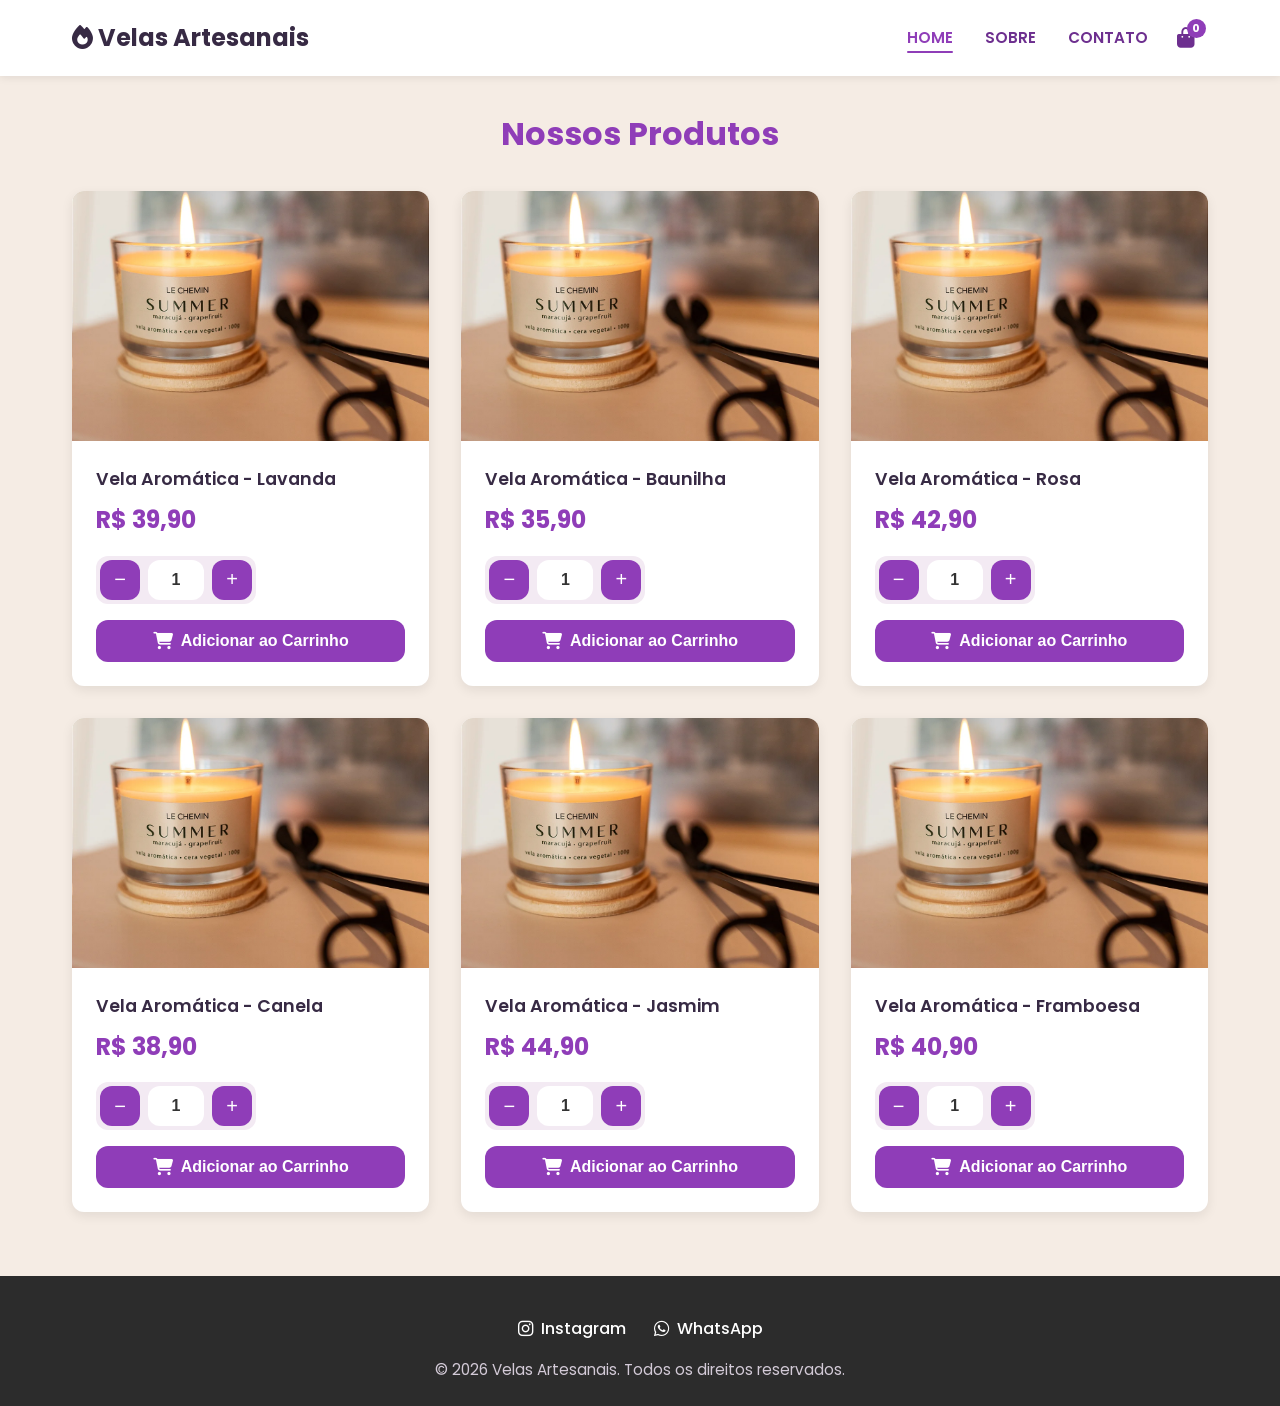
<file: frontend/index.html>
<!DOCTYPE html>
<html lang="pt-BR">
<head>
    <meta charset="UTF-8">
    <meta name="viewport" content="width=device-width, initial-scale=1.0">
    <title>Velas Artesanais - Loja Online</title>
    <link rel="preconnect" href="https://fonts.googleapis.com">
    <link rel="preconnect" href="https://fonts.gstatic.com" crossorigin>
    <link href="https://fonts.googleapis.com/css2?family=Poppins:wght@400;500;600;700&display=swap" rel="stylesheet">
    <link rel="stylesheet" href="./style/styles.css">
    <link rel="stylesheet" href="https://cdnjs.cloudflare.com/ajax/libs/font-awesome/6.4.0/css/all.min.css">
</head>
<body>
    <!-- Header -->
    <header class="site-header">
        <nav class="navigation-bar">
            <!-- Logo (lado esquerdo) -->
            <div class="logo-container">
                <h1 class="site-logo">
                    <i class="fas fa-fire"></i> Velas Artesanais
                </h1>
            </div>

            <!-- Navegação e carrinho (lado direito) -->
            <div class="nav-actions">
                <ul class="nav-links">
                    <li><a href="index.html" class="nav-link active">HOME</a></li>
                    <li><a href="sobre.html" class="nav-link">SOBRE</a></li>
                    <li><a href="contato.html" class="nav-link">CONTATO</a></li>
                </ul>
                <a href="#carrinho" class="cart-link" aria-label="Ver carrinho">
                    <i class="fas fa-shopping-bag"></i>
                    <span class="cart-badge">0</span>
                </a>
            </div>
        </nav>
    </header>

    <!-- Main Content -->
    <main class="site-main">
        <!-- Seção de Produtos -->
        <section class="products-section">
            <h2 class="section-title">Nossos Produtos</h2>
            
            <div class="products-grid">
                <!-- Card de Produto 1 -->
                <article class="product-card" data-product-id="vela-lavanda">
                    <div class="product-image-container">
                        <img 
                            src="./imgs/vela-exemplo.webp" 
                            alt="Vela Aromática de Lavanda" 
                            class="product-image"
                        >
                    </div>
                    
                    <div class="product-info">
                        <h3 class="product-title">Vela Aromática - Lavanda</h3>
                        
                        <p class="product-price">R$ 39,90</p>
                        
                        <div class="quantity-selector">
                            <button class="quantity-button quantity-decrease" aria-label="Diminuir quantidade">−</button>
                            <input 
                                type="number" 
                                class="quantity-display" 
                                value="1" 
                                min="1" 
                                max="99"
                                aria-label="Quantidade"
                            >
                            <button class="quantity-button quantity-increase" aria-label="Aumentar quantidade">+</button>
                        </div>
                        
                        <button class="add-to-cart-button">
                            <i class="fas fa-shopping-cart"></i>
                            Adicionar ao Carrinho
                        </button>
                    </div>
                </article>

                <!-- Card de Produto 2 -->
                <article class="product-card" data-product-id="vela-baunilha">
                    <div class="product-image-container">
                        <img 
                            src="./imgs/vela-exemplo.webp" 
                            alt="Vela Aromática de Baunilha" 
                            class="product-image"
                        >
                    </div>
                    
                    <div class="product-info">
                        <h3 class="product-title">Vela Aromática - Baunilha</h3>
                        
                        <p class="product-price">R$ 35,90</p>
                        
                        <div class="quantity-selector">
                            <button class="quantity-button quantity-decrease" aria-label="Diminuir quantidade">−</button>
                            <input 
                                type="number" 
                                class="quantity-display" 
                                value="1" 
                                min="1" 
                                max="99"
                                aria-label="Quantidade"
                            >
                            <button class="quantity-button quantity-increase" aria-label="Aumentar quantidade">+</button>
                        </div>
                        
                        <button class="add-to-cart-button">
                            <i class="fas fa-shopping-cart"></i>
                            Adicionar ao Carrinho
                        </button>
                    </div>
                </article>

                <!-- Card de Produto 3 -->
                <article class="product-card" data-product-id="vela-rosa">
                    <div class="product-image-container">
                        <img 
                            src="./imgs/vela-exemplo.webp" 
                            alt="Vela Aromática de Rosa" 
                            class="product-image"
                        >
                    </div>
                    
                    <div class="product-info">
                        <h3 class="product-title">Vela Aromática - Rosa</h3>
                        
                        <p class="product-price">R$ 42,90</p>
                        
                        <div class="quantity-selector">
                            <button class="quantity-button quantity-decrease" aria-label="Diminuir quantidade">−</button>
                            <input 
                                type="number" 
                                class="quantity-display" 
                                value="1" 
                                min="1" 
                                max="99"
                                aria-label="Quantidade"
                            >
                            <button class="quantity-button quantity-increase" aria-label="Aumentar quantidade">+</button>
                        </div>
                        
                        <button class="add-to-cart-button">
                            <i class="fas fa-shopping-cart"></i>
                            Adicionar ao Carrinho
                        </button>
                    </div>
                </article>

                <!-- Card de Produto 4 -->
                <article class="product-card" data-product-id="vela-canela">
                    <div class="product-image-container">
                        <img 
                            src="./imgs/vela-exemplo.webp" 
                            alt="Vela Aromática de Canela" 
                            class="product-image"
                        >
                    </div>
                    
                    <div class="product-info">
                        <h3 class="product-title">Vela Aromática - Canela</h3>
                        
                        <p class="product-price">R$ 38,90</p>
                        
                        <div class="quantity-selector">
                            <button class="quantity-button quantity-decrease" aria-label="Diminuir quantidade">−</button>
                            <input 
                                type="number" 
                                class="quantity-display" 
                                value="1" 
                                min="1" 
                                max="99"
                                aria-label="Quantidade"
                            >
                            <button class="quantity-button quantity-increase" aria-label="Aumentar quantidade">+</button>
                        </div>
                        
                        <button class="add-to-cart-button">
                            <i class="fas fa-shopping-cart"></i>
                            Adicionar ao Carrinho
                        </button>
                    </div>
                </article>

                <!-- Card de Produto 5 -->
                <article class="product-card" data-product-id="vela-jasmim">
                    <div class="product-image-container">
                        <img 
                            src="./imgs/vela-exemplo.webp" 
                            alt="Vela Aromática de Jasmim" 
                            class="product-image"
                        >
                    </div>
                    
                    <div class="product-info">
                        <h3 class="product-title">Vela Aromática - Jasmim</h3>
                        
                        <p class="product-price">R$ 44,90</p>
                        
                        <div class="quantity-selector">
                            <button class="quantity-button quantity-decrease" aria-label="Diminuir quantidade">−</button>
                            <input 
                                type="number" 
                                class="quantity-display" 
                                value="1" 
                                min="1" 
                                max="99"
                                aria-label="Quantidade"
                            >
                            <button class="quantity-button quantity-increase" aria-label="Aumentar quantidade">+</button>
                        </div>
                        
                        <button class="add-to-cart-button">
                            <i class="fas fa-shopping-cart"></i>
                            Adicionar ao Carrinho
                        </button>
                    </div>
                </article>

                <!-- Card de Produto 6 -->
                <article class="product-card" data-product-id="vela-framboesa">
                    <div class="product-image-container">
                        <img 
                            src="./imgs/vela-exemplo.webp" 
                            alt="Vela Aromática de Framboesa" 
                            class="product-image"
                        >
                    </div>
                    
                    <div class="product-info">
                        <h3 class="product-title">Vela Aromática - Framboesa</h3>
                        
                        <p class="product-price">R$ 40,90</p>
                        
                        <div class="quantity-selector">
                            <button class="quantity-button quantity-decrease" aria-label="Diminuir quantidade">−</button>
                            <input 
                                type="number" 
                                class="quantity-display" 
                                value="1" 
                                min="1" 
                                max="99"
                                aria-label="Quantidade"
                            >
                            <button class="quantity-button quantity-increase" aria-label="Aumentar quantidade">+</button>
                        </div>
                        
                        <button class="add-to-cart-button">
                            <i class="fas fa-shopping-cart"></i>
                            Adicionar ao Carrinho
                        </button>
                    </div>
                </article>
            </div>
        </section>
    </main>

    <!-- Footer -->
    <footer class="site-footer">
        <nav class="social-links">
            <a 
                href="https://www.instagram.com" 
                class="social-link social-instagram" 
                target="_blank" 
                rel="noopener noreferrer"
                aria-label="Nos siga no Instagram"
            >
                <i class="fab fa-instagram"></i>
                Instagram
            </a>
            
            <a 
                href="https://wa.me/5511999999999" 
                class="social-link social-whatsapp" 
                target="_blank" 
                rel="noopener noreferrer"
                aria-label="Fale conosco no WhatsApp"
            >
                <i class="fab fa-whatsapp"></i>
                WhatsApp
            </a>
        </nav>
        
        <p class="footer-copyright">
            &copy; 2026 Velas Artesanais. Todos os direitos reservados.
        </p>
    </footer>

    <div class="cart-backdrop hidden" id="cart-backdrop"></div>
    <aside class="cart-panel hidden" id="cart-panel" aria-hidden="true">
        <div class="cart-panel-header">
            <div>
                <h2>Carrinho</h2>
                <p class="cart-panel-subtitle">Itens adicionados e total do pedido</p>
            </div>
            <button class="cart-close" aria-label="Fechar carrinho">×</button>
        </div>

        <div class="cart-panel-content">
            <div class="cart-items" id="cart-items"></div>
            <div class="cart-empty-message">Seu carrinho está vazio.</div>
        </div>

        <div class="cart-panel-footer">
            <div class="cart-summary">
                <span>Total</span>
                <strong class="cart-total" id="cart-total">R$ 0,00</strong>
            </div>
            <button class="checkout-button" id="checkout-button" disabled>Finalizar compra</button>
        </div>
    </aside>

    <script src="./scripts/cart.js"></script>
    <script src="./scripts/script.js"></script>
</body>
</html>
</file>
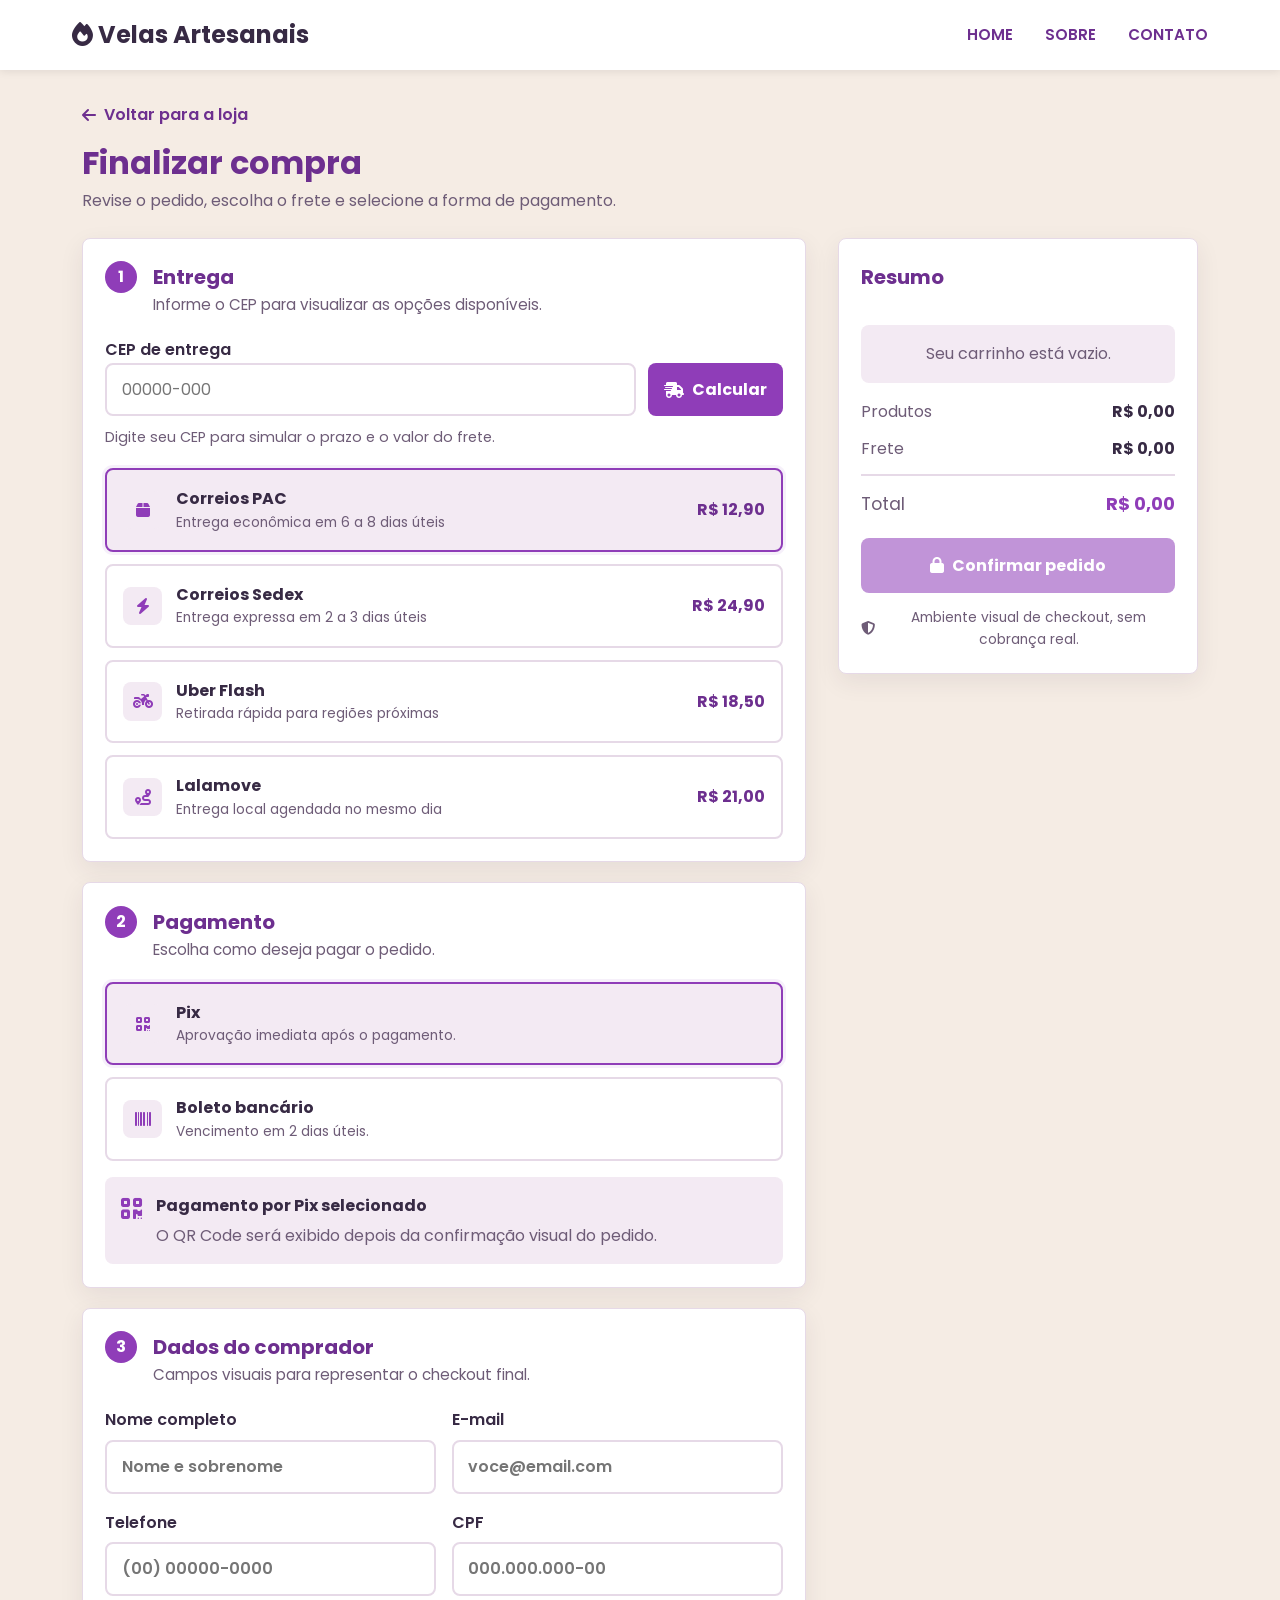
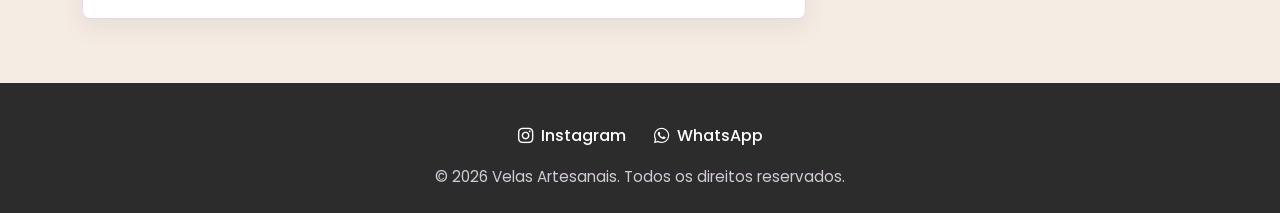
<file: frontend/checkout.html>
<!DOCTYPE html>
<html lang="pt-BR">
<head>
    <meta charset="UTF-8">
    <meta name="viewport" content="width=device-width, initial-scale=1.0">
    <title>Finalizar Compra - Velas Artesanais</title>
    <link rel="preconnect" href="https://fonts.googleapis.com">
    <link rel="preconnect" href="https://fonts.gstatic.com" crossorigin>
    <link href="https://fonts.googleapis.com/css2?family=Poppins:wght@400;500;600;700&display=swap" rel="stylesheet">
    <link rel="stylesheet" href="./style/styles.css">
    <link rel="stylesheet" href="https://cdnjs.cloudflare.com/ajax/libs/font-awesome/6.4.0/css/all.min.css">
</head>
<body>
    <header class="site-header">
        <nav class="navigation-bar">
            <div class="logo-container">
                <h1 class="site-logo">
                    <i class="fas fa-fire"></i> Velas Artesanais
                </h1>
            </div>

            <div class="nav-actions">
                <ul class="nav-links">
                    <li><a href="index.html" class="nav-link">HOME</a></li>
                    <li><a href="sobre.html" class="nav-link">SOBRE</a></li>
                    <li><a href="contato.html" class="nav-link">CONTATO</a></li>
                </ul>
            </div>
        </nav>
    </header>

    <main class="site-main checkout-main">
        <section class="checkout-header">
            <a href="index.html" class="checkout-back-link">
                <i class="fas fa-arrow-left"></i>
                Voltar para a loja
            </a>
            <h1>Finalizar compra</h1>
            <p>Revise o pedido, escolha o frete e selecione a forma de pagamento.</p>
        </section>

        <section class="checkout-layout" aria-label="Finalização do pedido">
            <div class="checkout-flow">
                <section class="checkout-card" aria-labelledby="delivery-title">
                    <div class="checkout-card-header">
                        <span class="checkout-step">1</span>
                        <div>
                            <h2 id="delivery-title">Entrega</h2>
                            <p>Informe o CEP para visualizar as opções disponíveis.</p>
                        </div>
                    </div>

                    <div class="cep-form">
                        <label for="cep">CEP de entrega</label>
                        <div class="cep-row">
                            <input type="text" id="cep" name="cep" inputmode="numeric" maxlength="9" placeholder="00000-000">
                            <button type="button" id="calculate-shipping">
                                <i class="fas fa-truck-fast"></i>
                                Calcular
                            </button>
                        </div>
                        <p class="cep-hint" id="cep-hint">Digite seu CEP para simular o prazo e o valor do frete.</p>
                    </div>

                    <div class="shipping-options" id="shipping-options">
                        <label class="shipping-option selected">
                            <input type="radio" name="shipping" value="12.90" checked>
                            <span class="shipping-icon"><i class="fas fa-box"></i></span>
                            <span>
                                <strong>Correios PAC</strong>
                                <small>Entrega econômica em 6 a 8 dias úteis</small>
                            </span>
                            <b>R$ 12,90</b>
                        </label>

                        <label class="shipping-option">
                            <input type="radio" name="shipping" value="24.90">
                            <span class="shipping-icon"><i class="fas fa-bolt"></i></span>
                            <span>
                                <strong>Correios Sedex</strong>
                                <small>Entrega expressa em 2 a 3 dias úteis</small>
                            </span>
                            <b>R$ 24,90</b>
                        </label>

                        <label class="shipping-option">
                            <input type="radio" name="shipping" value="18.50">
                            <span class="shipping-icon"><i class="fas fa-motorcycle"></i></span>
                            <span>
                                <strong>Uber Flash</strong>
                                <small>Retirada rápida para regiões próximas</small>
                            </span>
                            <b>R$ 18,50</b>
                        </label>

                        <label class="shipping-option">
                            <input type="radio" name="shipping" value="21.00">
                            <span class="shipping-icon"><i class="fas fa-route"></i></span>
                            <span>
                                <strong>Lalamove</strong>
                                <small>Entrega local agendada no mesmo dia</small>
                            </span>
                            <b>R$ 21,00</b>
                        </label>
                    </div>
                </section>

                <section class="checkout-card" aria-labelledby="payment-title">
                    <div class="checkout-card-header">
                        <span class="checkout-step">2</span>
                        <div>
                            <h2 id="payment-title">Pagamento</h2>
                            <p>Escolha como deseja pagar o pedido.</p>
                        </div>
                    </div>

                    <div class="payment-options">
                        <label class="payment-option selected">
                            <input type="radio" name="payment" value="pix" checked>
                            <span class="payment-icon"><i class="fas fa-qrcode"></i></span>
                            <span>
                                <strong>Pix</strong>
                                <small>Aprovação imediata após o pagamento.</small>
                            </span>
                        </label>

                        <label class="payment-option">
                            <input type="radio" name="payment" value="boleto">
                            <span class="payment-icon"><i class="fas fa-barcode"></i></span>
                            <span>
                                <strong>Boleto bancário</strong>
                                <small>Vencimento em 2 dias úteis.</small>
                            </span>
                        </label>
                    </div>

                    <div class="payment-preview" id="payment-preview">
                        <i class="fas fa-qrcode"></i>
                        <div>
                            <strong>Pagamento por Pix selecionado</strong>
                            <p>O QR Code será exibido depois da confirmação visual do pedido.</p>
                        </div>
                    </div>
                </section>

                <section class="checkout-card" aria-labelledby="customer-title">
                    <div class="checkout-card-header">
                        <span class="checkout-step">3</span>
                        <div>
                            <h2 id="customer-title">Dados do comprador</h2>
                            <p>Campos visuais para representar o checkout final.</p>
                        </div>
                    </div>

                    <div class="customer-grid">
                        <label>
                            Nome completo
                            <input type="text" placeholder="Nome e sobrenome">
                        </label>
                        <label>
                            E-mail
                            <input type="email" placeholder="voce@email.com">
                        </label>
                        <label>
                            Telefone
                            <input type="tel" placeholder="(00) 00000-0000">
                        </label>
                        <label>
                            CPF
                            <input type="text" placeholder="000.000.000-00">
                        </label>
                    </div>
                </section>
            </div>

            <aside class="order-summary" aria-label="Resumo do pedido">
                <h2>Resumo</h2>
                <div class="summary-items" id="summary-items"></div>
                <p class="summary-empty hidden" id="summary-empty">Seu carrinho está vazio.</p>

                <div class="summary-totals">
                    <div>
                        <span>Produtos</span>
                        <strong id="summary-products">R$ 0,00</strong>
                    </div>
                    <div>
                        <span>Frete</span>
                        <strong id="summary-shipping">R$ 12,90</strong>
                    </div>
                    <div class="summary-total">
                        <span>Total</span>
                        <strong id="summary-total">R$ 0,00</strong>
                    </div>
                </div>

                <button type="button" class="place-order-button" id="place-order-button">
                    <i class="fas fa-lock"></i>
                    Confirmar pedido
                </button>
                <p class="secure-note">
                    <i class="fas fa-shield-halved"></i>
                    Ambiente visual de checkout, sem cobrança real.
                </p>
            </aside>
        </section>
    </main>

    <footer class="site-footer">
        <nav class="social-links">
            <a href="https://www.instagram.com" class="social-link social-instagram" target="_blank" rel="noopener noreferrer" aria-label="Nos siga no Instagram">
                <i class="fab fa-instagram"></i>
                Instagram
            </a>

            <a href="https://wa.me/5511999999999" class="social-link social-whatsapp" target="_blank" rel="noopener noreferrer" aria-label="Fale conosco no WhatsApp">
                <i class="fab fa-whatsapp"></i>
                WhatsApp
            </a>
        </nav>

        <p class="footer-copyright">
            &copy; 2026 Velas Artesanais. Todos os direitos reservados.
        </p>
    </footer>

    <script src="./scripts/cart.js"></script>
    <script src="./scripts/checkout.js"></script>
</body>
</html>
</file>
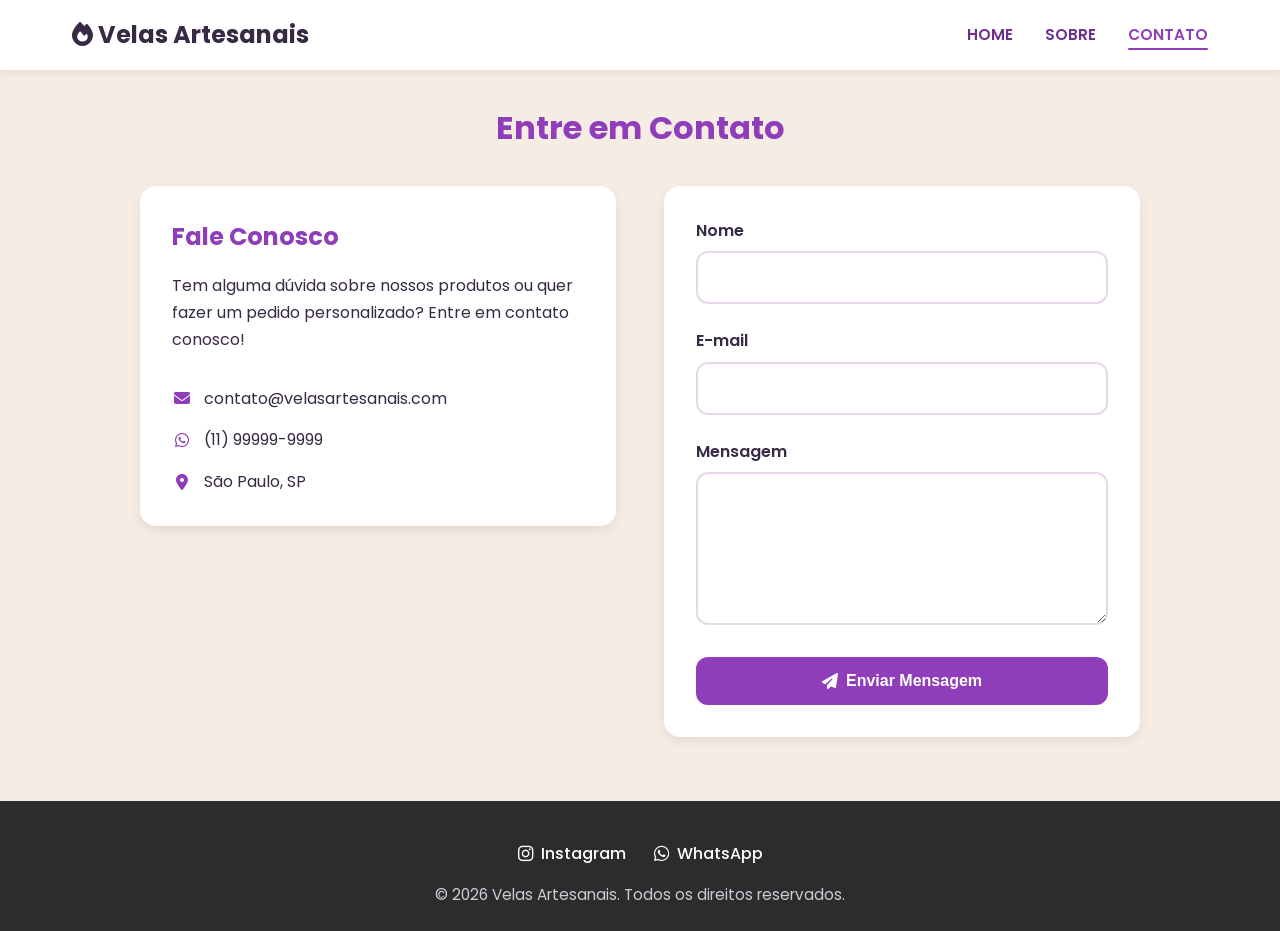
<file: frontend/contato.html>
<!DOCTYPE html>
<html lang="pt-BR">
<head>
    <meta charset="UTF-8">
    <meta name="viewport" content="width=device-width, initial-scale=1.0">
    <title>Contato - Velas Artesanais</title>
    <link rel="preconnect" href="https://fonts.googleapis.com">
    <link rel="preconnect" href="https://fonts.gstatic.com" crossorigin>
    <link href="https://fonts.googleapis.com/css2?family=Poppins:wght@400;500;600;700&display=swap" rel="stylesheet">
    <link rel="stylesheet" href="./style/styles.css">
    <link rel="stylesheet" href="https://cdnjs.cloudflare.com/ajax/libs/font-awesome/6.4.0/css/all.min.css">
</head>
<body>
    <!-- Header -->
    <header class="site-header">
        <nav class="navigation-bar">
            <!-- Logo (lado esquerdo) -->
            <div class="logo-container">
                <h1 class="site-logo">
                    <i class="fas fa-fire"></i> Velas Artesanais
                </h1>
            </div>

            <!-- Navegação (lado direito) -->
            <ul class="nav-links">
                <li><a href="index.html" class="nav-link">HOME</a></li>
                <li><a href="sobre.html" class="nav-link">SOBRE</a></li>
                <li><a href="contato.html" class="nav-link active">CONTATO</a></li>
            </ul>
        </nav>
    </header>

    <!-- Main Content -->
    <main class="site-main">
        <!-- Seção Contato -->
        <section class="contact-section">
            <h1 class="section-title">Entre em Contato</h1>

            <div class="contact-content">
                <div class="contact-info">
                    <h2>Fale Conosco</h2>
                    <p>Tem alguma dúvida sobre nossos produtos ou quer fazer um pedido personalizado? Entre em contato conosco!</p>

                    <div class="contact-details">
                        <div class="contact-item">
                            <i class="fas fa-envelope"></i>
                            <span>contato@velasartesanais.com</span>
                        </div>
                        <div class="contact-item">
                            <i class="fab fa-whatsapp"></i>
                            <span>(11) 99999-9999</span>
                        </div>
                        <div class="contact-item">
                            <i class="fas fa-map-marker-alt"></i>
                            <span>São Paulo, SP</span>
                        </div>
                    </div>
                </div>

                <form class="contact-form" id="contact-form">
                    <div class="form-group">
                        <label for="name">Nome</label>
                        <input type="text" id="name" name="name" required>
                    </div>

                    <div class="form-group">
                        <label for="email">E-mail</label>
                        <input type="email" id="email" name="email" required>
                    </div>

                    <div class="form-group">
                        <label for="message">Mensagem</label>
                        <textarea id="message" name="message" rows="5" required></textarea>
                    </div>

                    <button type="submit" class="submit-button">
                        <i class="fas fa-paper-plane"></i>
                        Enviar Mensagem
                    </button>
                </form>
            </div>
        </section>
    </main>

    <!-- Footer -->
    <footer class="site-footer">
        <nav class="social-links">
            <a
                href="https://www.instagram.com"
                class="social-link social-instagram"
                target="_blank"
                rel="noopener noreferrer"
                aria-label="Nos siga no Instagram"
            >
                <i class="fab fa-instagram"></i>
                Instagram
            </a>

            <a
                href="https://wa.me/5511999999999"
                class="social-link social-whatsapp"
                target="_blank"
                rel="noopener noreferrer"
                aria-label="Fale conosco no WhatsApp"
            >
                <i class="fab fa-whatsapp"></i>
                WhatsApp
            </a>
        </nav>

        <p class="footer-copyright">
            &copy; 2026 Velas Artesanais. Todos os direitos reservados.
        </p>
    </footer>

    <script>
        document.getElementById('contact-form').addEventListener('submit', function(e) {
            e.preventDefault();

            // Simulação de envio (substitua por lógica real de backend)
            // Feedback para o usuário
            alert('Mensagem enviada com sucesso! Entraremos em contato em breve.');

            // Limpar formulário
            this.reset();
        });
    </script>
</body>
</html>
</file>
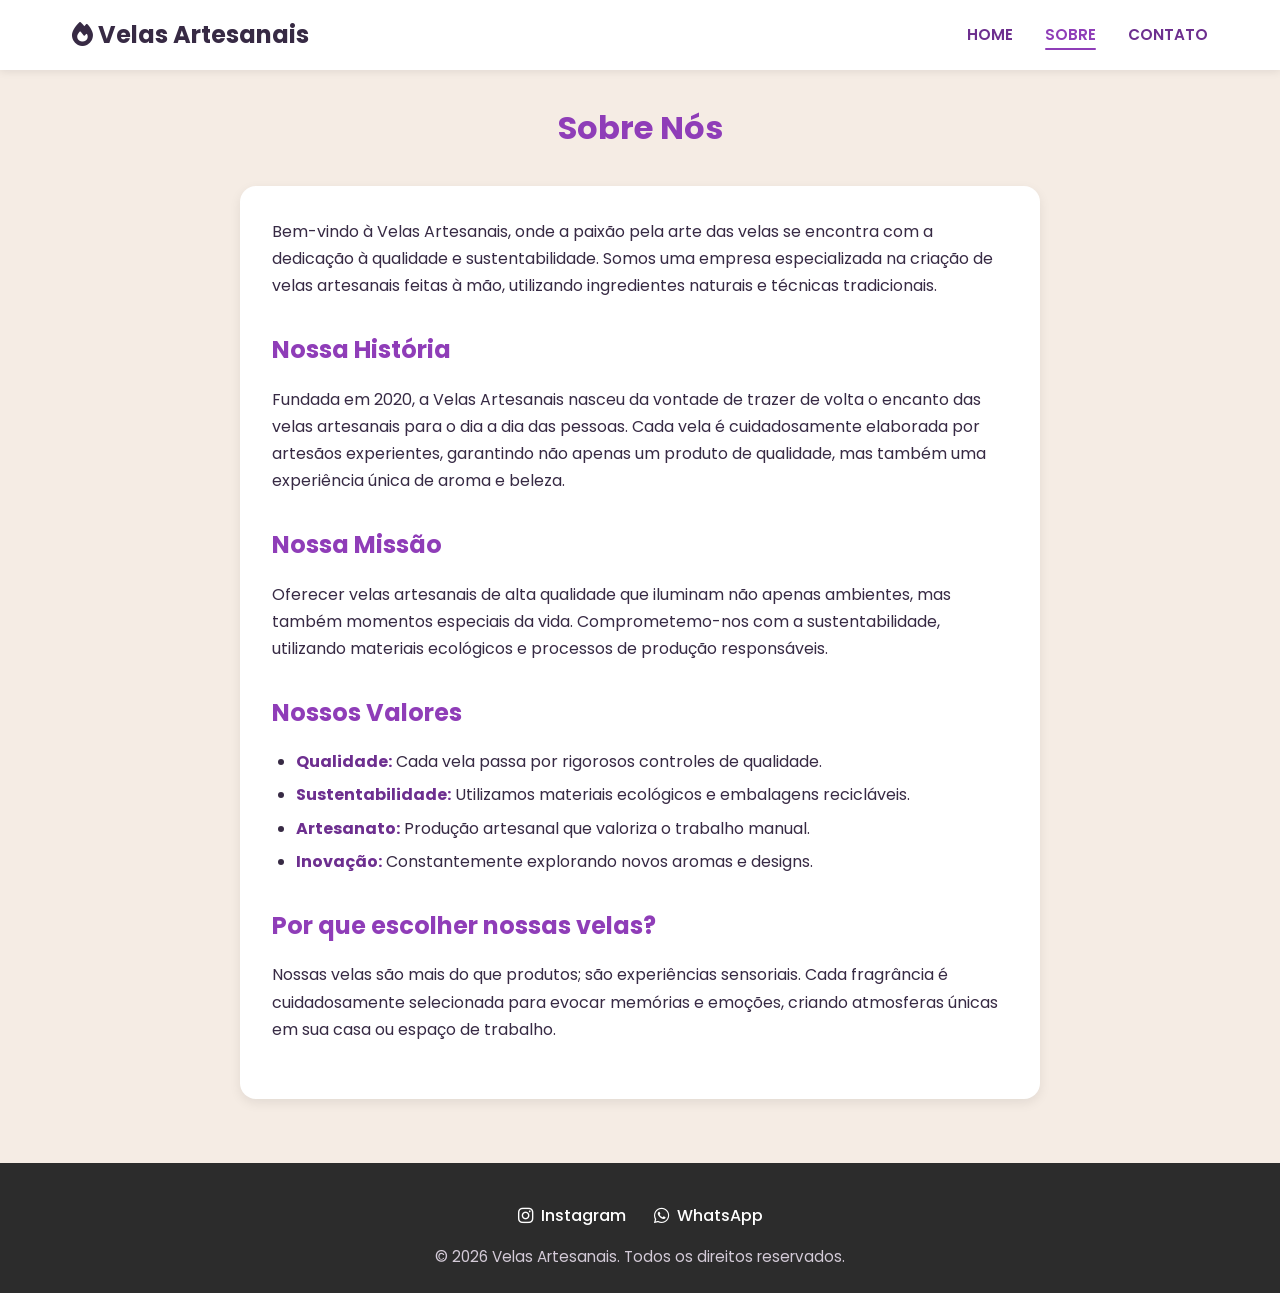
<file: frontend/sobre.html>
<!DOCTYPE html>
<html lang="pt-BR">
<head>
    <meta charset="UTF-8">
    <meta name="viewport" content="width=device-width, initial-scale=1.0">
    <title>Sobre - Velas Artesanais</title>
    <link rel="preconnect" href="https://fonts.googleapis.com">
    <link rel="preconnect" href="https://fonts.gstatic.com" crossorigin>
    <link href="https://fonts.googleapis.com/css2?family=Poppins:wght@400;500;600;700&display=swap" rel="stylesheet">
    <link rel="stylesheet" href="./style/styles.css">
    <link rel="stylesheet" href="https://cdnjs.cloudflare.com/ajax/libs/font-awesome/6.4.0/css/all.min.css">
</head>
<body>
    <!-- Header -->
    <header class="site-header">
        <nav class="navigation-bar">
            <!-- Logo (lado esquerdo) -->
            <div class="logo-container">
                <h1 class="site-logo">
                    <i class="fas fa-fire"></i> Velas Artesanais
                </h1>
            </div>

            <!-- Navegação (lado direito) -->
            <ul class="nav-links">
                <li><a href="index.html" class="nav-link">HOME</a></li>
                <li><a href="sobre.html" class="nav-link active">SOBRE</a></li>
                <li><a href="contato.html" class="nav-link">CONTATO</a></li>
            </ul>
        </nav>
    </header>

    <!-- Main Content -->
    <main class="site-main">
        <!-- Seção Sobre -->
        <section class="about-section">
            <h1 class="section-title">Sobre Nós</h1>

            <div class="about-content">
                <p>Bem-vindo à Velas Artesanais, onde a paixão pela arte das velas se encontra com a dedicação à qualidade e sustentabilidade. Somos uma empresa especializada na criação de velas artesanais feitas à mão, utilizando ingredientes naturais e técnicas tradicionais.</p>

                <h2>Nossa História</h2>
                <p>Fundada em 2020, a Velas Artesanais nasceu da vontade de trazer de volta o encanto das velas artesanais para o dia a dia das pessoas. Cada vela é cuidadosamente elaborada por artesãos experientes, garantindo não apenas um produto de qualidade, mas também uma experiência única de aroma e beleza.</p>

                <h2>Nossa Missão</h2>
                <p>Oferecer velas artesanais de alta qualidade que iluminam não apenas ambientes, mas também momentos especiais da vida. Comprometemo-nos com a sustentabilidade, utilizando materiais ecológicos e processos de produção responsáveis.</p>

                <h2>Nossos Valores</h2>
                <ul>
                    <li><strong>Qualidade:</strong> Cada vela passa por rigorosos controles de qualidade.</li>
                    <li><strong>Sustentabilidade:</strong> Utilizamos materiais ecológicos e embalagens recicláveis.</li>
                    <li><strong>Artesanato:</strong> Produção artesanal que valoriza o trabalho manual.</li>
                    <li><strong>Inovação:</strong> Constantemente explorando novos aromas e designs.</li>
                </ul>

                <h2>Por que escolher nossas velas?</h2>
                <p>Nossas velas são mais do que produtos; são experiências sensoriais. Cada fragrância é cuidadosamente selecionada para evocar memórias e emoções, criando atmosferas únicas em sua casa ou espaço de trabalho.</p>
            </div>
        </section>
    </main>

    <!-- Footer -->
    <footer class="site-footer">
        <nav class="social-links">
            <a
                href="https://www.instagram.com"
                class="social-link social-instagram"
                target="_blank"
                rel="noopener noreferrer"
                aria-label="Nos siga no Instagram"
            >
                <i class="fab fa-instagram"></i>
                Instagram
            </a>

            <a
                href="https://wa.me/5511999999999"
                class="social-link social-whatsapp"
                target="_blank"
                rel="noopener noreferrer"
                aria-label="Fale conosco no WhatsApp"
            >
                <i class="fab fa-whatsapp"></i>
                WhatsApp
            </a>
        </nav>

        <p class="footer-copyright">
            &copy; 2026 Velas Artesanais. Todos os direitos reservados.
        </p>
    </footer>
</body>
</html>
</file>
<file: frontend/style/styles.css>
:root {
    --background: #f5ece4;
    --surface: #ffffff;
    --text: #372a44;
    --muted: #6e5c77;
    --primary: #8f3db8;
    --primary-dark: #6d2f8f;
    --border: #e6d9e7;
    --surface-soft: #f3eaf3;
}

* {
    margin: 0;
    padding: 0;
    box-sizing: border-box;
}

.hidden {
    display: none !important;
}

body {
    font-family: 'Poppins', Arial, sans-serif;
    line-height: 1.6;
    color: var(--text);
    background-color: var(--background);
}

/* ========== HEADER ========== */
.site-header {
    background-color: var(--surface);
    box-shadow: 0 2px 8px rgba(0, 0, 0, 0.08);
    position: sticky;
    top: 0;
    z-index: 100;
}

.navigation-bar {
    max-width: 1200px;
    margin: 0 auto;
    padding: 1rem 2rem;
    display: flex;
    justify-content: space-between;
    align-items: center;
    gap: 2rem;
}

.nav-actions {
    display: flex;
    align-items: center;
    gap: 1rem;
    flex-wrap: wrap;
    justify-content: center;
}

.nav-links {
    display: flex;
    list-style: none;
    gap: 2rem;
    margin: 0;
    padding: 0;
}

.nav-link {
    color: var(--primary-dark);
    text-decoration: none;
    font-weight: 600;
    font-size: 0.95rem;
    transition: color 0.3s ease;
    position: relative;
}

.nav-link:hover {
    color: var(--primary);
}

.nav-link.active {
    color: var(--primary);
}

.nav-link.active::after {
    content: '';
    position: absolute;
    bottom: -5px;
    left: 0;
    width: 100%;
    height: 2px;
    background-color: var(--primary);
    border-radius: 1px;
}

.cart-link {
    position: relative;
    display: inline-flex;
    align-items: center;
    justify-content: center;
    width: 2.75rem;
    height: 2.75rem;
    color: var(--primary-dark);
    text-decoration: none;
    border-radius: 12px;
    transition: color 0.2s ease, background-color 0.2s ease, transform 0.2s ease;
}

.cart-link:hover {
    color: var(--primary);
    background-color: var(--surface-soft);
    transform: translateY(-1px);
}

.cart-link i {
    font-size: 1.25rem;
}

.cart-badge {
    position: absolute;
    top: 0.2rem;
    right: 0.15rem;
    min-width: 1.15rem;
    height: 1.15rem;
    padding: 0 0.25rem;
    display: inline-flex;
    align-items: center;
    justify-content: center;
    border-radius: 999px;
    background-color: var(--primary);
    color: white;
    font-size: 0.7rem;
    font-weight: 700;
    line-height: 1;
}

.cart-backdrop {
    position: fixed;
    inset: 0;
    background: rgba(0, 0, 0, 0.32);
    opacity: 0;
    pointer-events: none;
    transition: opacity 0.25s ease;
    z-index: 999;
}

.cart-backdrop.visible {
    opacity: 1;
    pointer-events: auto;
}

.cart-panel {
    position: fixed;
    top: 0;
    right: 0;
    width: min(380px, 100%);
    height: 100vh;
    background-color: var(--surface);
    box-shadow: -18px 0 40px rgba(55, 42, 68, 0.16);
    transform: translateX(110%);
    transition: transform 0.25s ease;
    z-index: 1000;
    display: flex;
    flex-direction: column;
    padding: 1.5rem;
}

.cart-panel.open {
    transform: translateX(0);
}

.cart-panel-header {
    display: flex;
    justify-content: space-between;
    align-items: flex-start;
    gap: 1rem;
    margin-bottom: 1rem;
}

.cart-panel-header h2 {
    margin-bottom: 0.3rem;
    color: var(--primary-dark);
}

.cart-panel-subtitle {
    font-size: 0.95rem;
    color: var(--muted);
}

.cart-close {
    background: none;
    border: none;
    color: var(--muted);
    font-size: 2rem;
    line-height: 1;
    cursor: pointer;
}

.cart-panel-content {
    flex: 1;
    overflow-y: auto;
    margin-bottom: 1.2rem;
}

.cart-items {
    display: flex;
    flex-direction: column;
    gap: 1rem;
}

.cart-empty-message {
    color: var(--muted);
    text-align: center;
    padding: 2rem 1rem;
    border: 1px dashed var(--border);
    border-radius: 16px;
    background: var(--surface-soft);
}

.cart-item {
    display: grid;
    grid-template-columns: 1fr auto;
    gap: 1rem;
    padding: 1rem;
    border-radius: 16px;
    background-color: var(--surface-soft);
}

.cart-item-details {
    display: flex;
    flex-direction: column;
    gap: 0.35rem;
}

.cart-item-details strong {
    color: var(--text);
}

.cart-item-actions {
    display: flex;
    flex-direction: column;
    gap: 0.5rem;
    justify-content: space-between;
    align-items: flex-end;
}

.cart-quantity-controls {
    display: inline-flex;
    align-items: center;
    gap: 0.4rem;
    padding: 0.35rem 0.4rem;
    border-radius: 12px;
    background-color: white;
    border: 1px solid var(--border);
}

.cart-quantity-controls button {
    width: 2rem;
    height: 2rem;
    border: none;
    border-radius: 8px;
    background-color: var(--primary);
    color: white;
    cursor: pointer;
}

.cart-quantity-controls span {
    min-width: 1.4rem;
    text-align: center;
    font-weight: 600;
    transition: transform 0.2s ease, color 0.2s ease;
}

.cart-quantity-controls span.updated {
    transform: scale(1.1);
    color: var(--primary);
}


.cart-remove {
    display: inline-flex;
    align-items: center;
    gap: 0.35rem;
    background: none;
    border: none;
    color: var(--muted);
    font-size: 0.95rem;
    cursor: pointer;
    text-decoration: none;
}

.cart-panel-footer {
    border-top: 1px solid var(--border);
    padding-top: 1rem;
}

.cart-summary {
    display: flex;
    justify-content: space-between;
    align-items: center;
    margin-bottom: 1rem;
    color: var(--text);
}

.checkout-button {
    width: 100%;
    padding: 0.95rem 1rem;
    border: none;
    border-radius: 12px;
    background-color: var(--primary);
    color: white;
    font-size: 1rem;
    font-weight: 700;
    cursor: pointer;
    transition: background-color 0.2s ease;
}

.checkout-button:disabled {
    opacity: 0.55;
    cursor: not-allowed;
    background-color: var(--border);
}

/* ========== MAIN CONTENT ========== */
.site-main {
    max-width: 1200px;
    margin: 2rem auto;
    padding: 0 2rem;
}

/* Products Section */
.products-section {
    width: 100%;
}

.section-title {
    font-size: 2rem;
    color: var(--primary);
    margin-bottom: 2rem;
    text-align: center;
}

/* Products Grid */
.products-grid {
    display: grid;
    grid-template-columns: repeat(auto-fill, minmax(280px, 1fr));
    gap: 2rem;
    margin-bottom: 3rem;
}

/* Product Card */
.product-card {
    background-color: white;
    border-radius: 12px;
    overflow: hidden;
    box-shadow: 0 4px 12px rgba(0, 0, 0, 0.08);
    transition: transform 0.3s ease, box-shadow 0.3s ease;
    display: flex;
    flex-direction: column;
    height: 100%;
}

.product-card:hover {
    transform: translateY(-8px);
    box-shadow: 0 8px 20px rgba(0, 0, 0, 0.15);
}

.product-image-container {
    width: 100%;
    height: 250px;
    overflow: hidden;
    background-color: var(--surface-soft);
    display: flex;
    align-items: center;
    justify-content: center;
}

.product-image {
    width: 100%;
    height: 100%;
    object-fit: cover;
    transition: transform 0.3s ease;
}

.product-card:hover .product-image {
    transform: scale(1.05);
}

.product-info {
    padding: 1.5rem;
    flex: 1;
    display: flex;
    flex-direction: column;
}

.product-title {
    font-size: 1.1rem;
    color: var(--text);
    margin-bottom: 0.5rem;
    font-weight: 600;
}

.product-price {
    font-size: 1.5rem;
    color: var(--primary);
    font-weight: 700;
    margin-bottom: 1rem;
}

/* Quantity Selector */
.quantity-selector {
    display: flex;
    align-items: center;
    gap: 0.5rem;
    margin-bottom: 1rem;
    background-color: var(--surface-soft);
    border-radius: 12px;
    padding: 0.25rem;
    width: fit-content;
}

.quantity-button {
    width: 2.5rem;
    height: 2.5rem;
    border: none;
    background-color: var(--primary);
    color: white;
    font-size: 1.25rem;
    cursor: pointer;
    border-radius: 12px;
    display: flex;
    align-items: center;
    justify-content: center;
    transition: background-color 0.3s ease;
}

.quantity-button:hover {
    background-color: var(--primary-dark);
}

.quantity-button:active {
    background-color: #5c287a;
}

.quantity-display {
    width: 3.5rem;
    height: 2.5rem;
    border: none;
    background-color: white;
    text-align: center;
    font-size: 1rem;
    font-weight: 600;
    color: #333;
    border-radius: 12px;
}

.quantity-display:focus {
    outline: 2px solid var(--primary);
}

/* Remove spinner do input number */
.quantity-display::-webkit-outer-spin-button,
.quantity-display::-webkit-inner-spin-button {
    -webkit-appearance: none;
    margin: 0;
}

.quantity-display[type=number] {
    appearance: textfield;
    -moz-appearance: textfield;
}

/* Add to Cart Button */
.add-to-cart-button {
    margin-top: auto;
    padding: 0.75rem 1rem;
    background-color: var(--primary);
    color: white;
    border: none;
    border-radius: 12px;
    font-size: 1rem;
    font-weight: 600;
    cursor: pointer;
    transition: background-color 0.3s ease, transform 0.2s ease;
    display: flex;
    align-items: center;
    justify-content: center;
    gap: 0.5rem;
}

.add-to-cart-button:hover {
    background-color: var(--primary-dark);
    transform: scale(1.02);
}

.add-to-cart-button:active {
    transform: scale(0.98);
}

.add-to-cart-button.added {
    background-color: #2f8f63;
}

.add-to-cart-button i {
    font-size: 1.1rem;
}

/* ========== CHECKOUT PAGE ========== */
.checkout-main {
    max-width: 1180px;
}

.checkout-header {
    margin-bottom: 1.5rem;
}

.checkout-back-link {
    display: inline-flex;
    align-items: center;
    gap: 0.5rem;
    color: var(--primary-dark);
    text-decoration: none;
    font-weight: 600;
    margin-bottom: 1rem;
}

.checkout-header h1 {
    color: var(--primary-dark);
    font-size: 2rem;
    line-height: 1.2;
}

.checkout-header p {
    color: var(--muted);
    margin-top: 0.35rem;
}

.checkout-layout {
    display: grid;
    grid-template-columns: minmax(0, 1fr) 360px;
    gap: 2rem;
    align-items: start;
}

.checkout-flow {
    display: flex;
    flex-direction: column;
    gap: 1.25rem;
}

.checkout-card,
.order-summary {
    background-color: var(--surface);
    border: 1px solid var(--border);
    border-radius: 8px;
    box-shadow: 0 8px 24px rgba(55, 42, 68, 0.08);
}

.checkout-card {
    padding: 1.4rem;
}

.checkout-card-header {
    display: flex;
    gap: 1rem;
    align-items: flex-start;
    margin-bottom: 1.25rem;
}

.checkout-card-header h2,
.order-summary h2 {
    color: var(--primary-dark);
    font-size: 1.25rem;
}

.checkout-card-header p {
    color: var(--muted);
    font-size: 0.95rem;
}

.checkout-step {
    width: 2rem;
    height: 2rem;
    display: inline-flex;
    align-items: center;
    justify-content: center;
    border-radius: 50%;
    background-color: var(--primary);
    color: white;
    font-weight: 700;
    flex: 0 0 auto;
}

.cep-form label,
.customer-grid label {
    display: flex;
    flex-direction: column;
    gap: 0.45rem;
    color: var(--text);
    font-weight: 600;
}

.cep-row {
    display: grid;
    grid-template-columns: minmax(0, 1fr) auto;
    gap: 0.75rem;
}

.cep-row input,
.customer-grid input {
    width: 100%;
    min-height: 2.9rem;
    padding: 0.75rem 0.9rem;
    border: 2px solid var(--border);
    border-radius: 8px;
    color: var(--text);
    font: inherit;
}

.cep-row input:focus,
.customer-grid input:focus {
    outline: none;
    border-color: var(--primary);
    box-shadow: 0 0 0 3px rgba(143, 61, 184, 0.12);
}

.cep-row button,
.place-order-button {
    min-height: 2.9rem;
    display: inline-flex;
    align-items: center;
    justify-content: center;
    gap: 0.5rem;
    border: none;
    border-radius: 8px;
    background-color: var(--primary);
    color: white;
    font: inherit;
    font-weight: 700;
    cursor: pointer;
    transition: background-color 0.2s ease, transform 0.2s ease;
}

.cep-row button {
    padding: 0 1rem;
}

.cep-row button:hover,
.place-order-button:hover {
    background-color: var(--primary-dark);
    transform: translateY(-1px);
}

.cep-hint {
    margin-top: 0.6rem;
    color: var(--muted);
    font-size: 0.9rem;
}

.cep-hint.warning {
    color: #9b3f2f;
}

.shipping-options,
.payment-options {
    display: flex;
    flex-direction: column;
    gap: 0.75rem;
    margin-top: 1.2rem;
}

.shipping-option,
.payment-option {
    display: grid;
    grid-template-columns: auto minmax(0, 1fr) auto;
    gap: 0.9rem;
    align-items: center;
    padding: 1rem;
    border: 2px solid var(--border);
    border-radius: 8px;
    cursor: pointer;
    background-color: white;
    transition: border-color 0.2s ease, box-shadow 0.2s ease, background-color 0.2s ease;
}

.payment-option {
    grid-template-columns: auto minmax(0, 1fr);
}

.shipping-option input,
.payment-option input {
    position: absolute;
    opacity: 0;
    pointer-events: none;
}

.shipping-option.selected,
.payment-option.selected {
    border-color: var(--primary);
    background-color: var(--surface-soft);
    box-shadow: 0 0 0 3px rgba(143, 61, 184, 0.08);
}

.shipping-icon,
.payment-icon {
    width: 2.4rem;
    height: 2.4rem;
    display: inline-flex;
    align-items: center;
    justify-content: center;
    border-radius: 8px;
    background-color: var(--surface-soft);
    color: var(--primary);
}

.shipping-option strong,
.payment-option strong,
.summary-item strong {
    display: block;
    color: var(--text);
}

.shipping-option small,
.payment-option small,
.summary-item span {
    display: block;
    color: var(--muted);
    font-size: 0.86rem;
}

.shipping-option b {
    color: var(--primary-dark);
    white-space: nowrap;
}

.payment-preview {
    display: flex;
    gap: 0.85rem;
    align-items: flex-start;
    margin-top: 1rem;
    padding: 1rem;
    border-radius: 8px;
    background-color: var(--surface-soft);
    color: var(--muted);
}

.payment-preview i {
    color: var(--primary);
    font-size: 1.5rem;
    margin-top: 0.2rem;
}

.payment-preview strong {
    color: var(--text);
}

.payment-preview p {
    margin-top: 0.25rem;
}

.customer-grid {
    display: grid;
    grid-template-columns: repeat(2, minmax(0, 1fr));
    gap: 1rem;
}

.order-summary {
    position: sticky;
    top: 6rem;
    padding: 1.4rem;
}

.summary-items {
    display: flex;
    flex-direction: column;
    gap: 0.85rem;
    margin: 1rem 0;
}

.summary-item {
    display: flex;
    justify-content: space-between;
    gap: 1rem;
    padding-bottom: 0.85rem;
    border-bottom: 1px solid var(--border);
}

.summary-item b {
    color: var(--primary-dark);
    white-space: nowrap;
}

.summary-empty {
    padding: 1rem;
    margin: 1rem 0;
    border-radius: 8px;
    background-color: var(--surface-soft);
    color: var(--muted);
    text-align: center;
}

.summary-totals {
    display: flex;
    flex-direction: column;
    gap: 0.75rem;
    margin-top: 1rem;
}

.summary-totals div {
    display: flex;
    justify-content: space-between;
    gap: 1rem;
    color: var(--muted);
}

.summary-totals strong {
    color: var(--text);
}

.summary-total {
    padding-top: 0.9rem;
    border-top: 2px solid var(--border);
    font-size: 1.1rem;
}

.summary-total strong {
    color: var(--primary);
}

.place-order-button {
    width: 100%;
    margin-top: 1.25rem;
    padding: 0.9rem 1rem;
}

.place-order-button:disabled {
    opacity: 0.55;
    cursor: not-allowed;
    transform: none;
}

.place-order-button.confirmed {
    background-color: #2f8f63;
}

.secure-note {
    display: flex;
    align-items: center;
    justify-content: center;
    gap: 0.45rem;
    margin-top: 0.9rem;
    color: var(--muted);
    font-size: 0.86rem;
    text-align: center;
}

/* ========== ABOUT PAGE ========== */
.about-section {
    max-width: 800px;
    margin: 0 auto;
}

.about-content {
    background-color: var(--surface);
    padding: 2rem;
    border-radius: 16px;
    box-shadow: 0 4px 12px rgba(0, 0, 0, 0.08);
}

.about-content h2 {
    color: var(--primary);
    margin-top: 2rem;
    margin-bottom: 1rem;
    font-size: 1.5rem;
}

.about-content p {
    line-height: 1.7;
    margin-bottom: 1.5rem;
    color: var(--text);
}

.about-content ul {
    margin-left: 1.5rem;
    margin-bottom: 1.5rem;
}

.about-content li {
    margin-bottom: 0.5rem;
    line-height: 1.6;
}

.about-content strong {
    color: var(--primary-dark);
}

/* ========== CONTACT PAGE ========== */
.contact-section {
    max-width: 1000px;
    margin: 0 auto;
}

.contact-content {
    display: grid;
    grid-template-columns: 1fr 1fr;
    gap: 3rem;
    align-items: start;
}

.contact-info {
    background-color: var(--surface);
    padding: 2rem;
    border-radius: 16px;
    box-shadow: 0 4px 12px rgba(0, 0, 0, 0.08);
}

.contact-info h2 {
    color: var(--primary);
    margin-bottom: 1rem;
    font-size: 1.5rem;
}

.contact-info p {
    line-height: 1.7;
    margin-bottom: 2rem;
    color: var(--text);
}

.contact-details {
    display: flex;
    flex-direction: column;
    gap: 1rem;
}

.contact-item {
    display: flex;
    align-items: center;
    gap: 0.75rem;
    color: var(--text);
}

.contact-item i {
    color: var(--primary);
    width: 1.25rem;
    text-align: center;
}

.contact-form {
    background-color: var(--surface);
    padding: 2rem;
    border-radius: 16px;
    box-shadow: 0 4px 12px rgba(0, 0, 0, 0.08);
}

.form-group {
    margin-bottom: 1.5rem;
}

.form-group label {
    display: block;
    margin-bottom: 0.5rem;
    font-weight: 600;
    color: var(--text);
}

.form-group input,
.form-group textarea {
    width: 100%;
    padding: 0.75rem 1rem;
    border: 2px solid var(--border);
    border-radius: 12px;
    font-family: 'Poppins', sans-serif;
    font-size: 1rem;
    transition: border-color 0.3s ease, box-shadow 0.3s ease;
}

.form-group input:focus,
.form-group textarea:focus {
    outline: none;
    border-color: var(--primary);
    box-shadow: 0 0 12px rgba(143, 61, 184, 0.18);
}

.form-group textarea {
    resize: vertical;
    min-height: 120px;
}

.submit-button {
    width: 100%;
    padding: 0.95rem 1rem;
    background-color: var(--primary);
    color: white;
    border: none;
    border-radius: 12px;
    font-size: 1rem;
    font-weight: 600;
    cursor: pointer;
    transition: background-color 0.3s ease, transform 0.2s ease;
    display: flex;
    align-items: center;
    justify-content: center;
    gap: 0.5rem;
}

.submit-button:hover {
    background-color: var(--primary-dark);
    transform: translateY(-1px);
}

/* ========== RESPONSIVE ========== */
@media (max-width: 768px) {
    .contact-content {
        grid-template-columns: 1fr;
        gap: 2rem;
    }

    .checkout-layout {
        grid-template-columns: 1fr;
    }

    .order-summary {
        position: static;
    }

    .customer-grid {
        grid-template-columns: 1fr;
    }

    .nav-links {
        gap: 1rem;
    }

    .nav-link {
        font-size: 0.9rem;
    }
}

/* ========== FOOTER ========== */
.site-footer {
    background-color: #2c2c2c;
    color: white;
    padding: 2.5rem 1.5rem 1.5rem;
    margin-top: 4rem;
    text-align: center;
}

.site-footer .social-links {
    display: flex;
    justify-content: center;
    gap: 1.75rem;
    flex-wrap: wrap;
    margin-bottom: 1rem;
}

.site-footer .social-link {
    display: inline-flex;
    align-items: center;
    gap: 0.5rem;
    color: white;
    text-decoration: none;
    font-weight: 500;
    transition: color 0.3s ease, transform 0.2s ease;
}

.site-footer .social-link:hover {
    color: var(--primary);
    transform: translateY(-1px);
}

.site-footer .social-link i {
    font-size: 1.1rem;
}

.site-footer p {
    margin: 0;
    font-size: 0.95rem;
    color: #d3cad7;
}


.footer-copyright {
    text-align: center;
    font-size: 0.9rem;
    color: #aaa;
    margin-top: 1rem;
}

/* ========== RESPONSIVE ========== */
@media (max-width: 768px) {
    .navigation-bar {
        flex-direction: column;
        gap: 1rem;
    }

    .site-logo {
        font-size: 1.25rem;
    }

    .products-grid {
        grid-template-columns: repeat(auto-fill, minmax(250px, 1fr));
        gap: 1.5rem;
    }

    .section-title {
        font-size: 1.5rem;
    }

    .social-links {
        flex-direction: column;
        width: 100%;
    }

    .social-link {
        width: 100%;
        justify-content: center;
    }
}

@media (max-width: 480px) {
    .products-grid {
        grid-template-columns: 1fr;
    }

    .checkout-card,
    .order-summary {
        padding: 1rem;
    }

    .checkout-header h1 {
        font-size: 1.55rem;
    }

    .cep-row,
    .shipping-option {
        grid-template-columns: 1fr;
    }

    .shipping-option b {
        justify-self: start;
    }

    .navigation-bar {
        padding: 1rem;
    }

    .site-logo {
        font-size: 1rem;
    }

    .product-info {
        padding: 1rem;
    }

    .add-to-cart-button {
        padding: 0.6rem 0.75rem;
        font-size: 0.9rem;
    }
}
</file>
